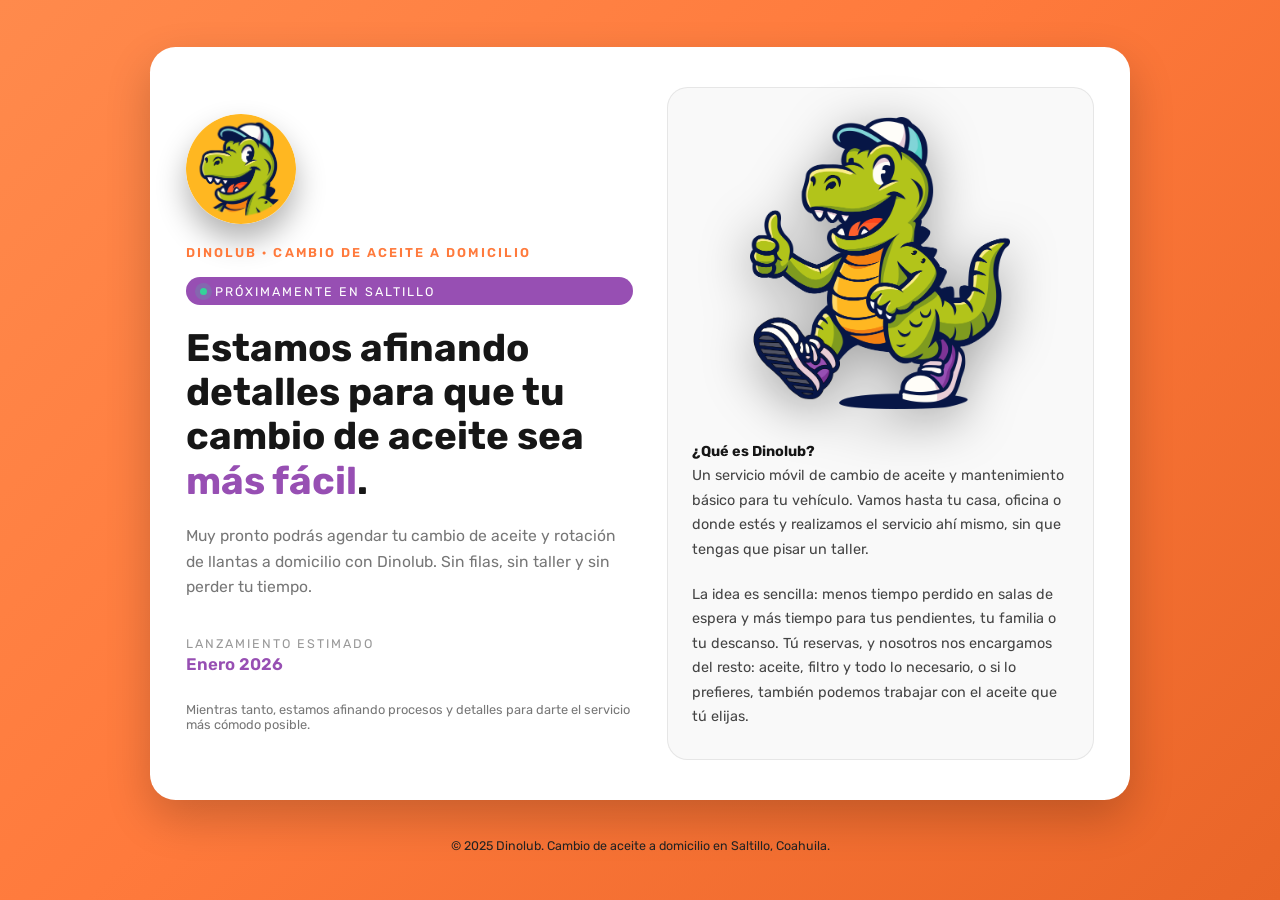
<file: index.html>
<!DOCTYPE html>
<html lang="es">
<head>
  <meta charset="UTF-8" />
  <title>Dinolub | Próximamente</title>
  <meta name="viewport" content="width=device-width, initial-scale=1" />
  <meta name="description" content="Dinolub, cambio de aceite a domicilio en Saltillo. Muy pronto podrás agendar tu servicio sin ir al taller.">

  <!-- Fuente -->
  <link rel="preconnect" href="https://fonts.googleapis.com">
  <link rel="preconnect" href="https://fonts.gstatic.com" crossorigin>
  <link href="https://fonts.googleapis.com/css2?family=Rubik:wght@300;400;500;600;700&display=swap" rel="stylesheet">

  <style>
    :root {
      --orange-main: #ff7a3c;
      --orange-soft: #ff8a4c;
      --orange-deep: #e96528;
      --text-dark: #161616;
      --text-muted: #777777;
      --badge-bg: #f3ecff;
      --badge-text: #a259ff;
      --card-bg: #ffffff;
      --card-sub-bg: #f9f9f9;
      --border-soft: rgba(0, 0, 0, 0.08);
    }

    * {
      box-sizing: border-box;
      margin: 0;
      padding: 0;
    }

    body {
      min-height: 100vh;
      font-family: "Rubik", system-ui, -apple-system, BlinkMacSystemFont, "Segoe UI", sans-serif;
      background: linear-gradient(135deg, var(--orange-soft) 0%, var(--orange-main) 45%, var(--orange-deep) 100%);
      display: flex;
      align-items: center;
      justify-content: center;
      padding: 1.5rem;
      color: var(--text-dark);
    }

    .wrapper {
      max-width: 980px;
      width: 100%;
    }

    .card {
      background: var(--card-bg);
      border-radius: 1.6rem;
      padding: 2.5rem 2.25rem;
      box-shadow: 0 18px 45px rgba(0, 0, 0, 0.2);
      display: grid;
      grid-template-columns: minmax(0, 1.15fr) minmax(0, 1.1fr);
      gap: 2.1rem;
      align-items: center;
    }

    .logo-box {
      display: flex;
      flex-direction: column;
      gap: 0.9rem;
    }

    .logo-box img {
      width: 110px;
      max-width: 100%;
      height: auto;
      border-radius: 50%;
      box-shadow: 0 16px 30px rgba(0, 0, 0, 0.3);
    }

    .brand-name {
      font-size: 0.8rem;
      font-weight: 600;
      text-transform: uppercase;
      letter-spacing: 0.16em;
      color: var(--orange-main);
      margin-top: 0.4rem;
      margin-bottom: 0.2rem;
    }

    .badge {
      display: inline-flex;
      align-items: center;
      gap: 0.5rem;
      font-size: 0.78rem;
      text-transform: uppercase;
      letter-spacing: 0.16em;
      padding: 0.4rem 0.85rem;
      border-radius: 999px;
      background: #974FB3;
      color: white;
    }

    .badge-dot {
      width: 7px;
      height: 7px;
      border-radius: 999px;
      background: #34d399;
      box-shadow: 0 0 0 5px rgba(52, 211, 153, 0.18);
    }

    h1 {
      font-size: clamp(2rem, 3vw, 2.4rem);
      line-height: 1.15;
      margin-top: 0.4rem;
    }

    h1 span {
      color: #974FB3;
    }

    .subtitle {
      font-size: 0.98rem;
      color: var(--text-muted);
      line-height: 1.6;
      max-width: 32rem;
      margin-top: 0.4rem;
    }

    .launch-block {
      margin: 1.4rem 0 0.6rem 0;
    }

    .launch-label {
      font-size: 0.78rem;
      text-transform: uppercase;
      letter-spacing: 0.16em;
      color: #999999;
      margin-bottom: 0.2rem;
    }

    .launch-date {
      font-size: 1.05rem;
      font-weight: 600;
      color: #974FB3;
    }

    .hint {
      font-size: 0.8rem;
      color: var(--text-muted);
      margin-top: 0.3rem;
    }

    .right {
      border-radius: 1.3rem;
      border: 1px solid var(--border-soft);
      background: var(--card-sub-bg);
      padding: 1.8rem 1.5rem;
      display: flex;
      flex-direction: column;
      gap: 1.3rem;
      align-items: center;
      text-align: left;
    }

    .dino-full {
      width: 100%;
      max-width: 260px;
      display: block;
      margin: 0 auto 0.6rem auto;
      filter: drop-shadow(0 12px 26px rgba(0, 0, 0, 0.35));
    }

    .right p {
      font-size: 0.9rem;
      color: #444444;
      line-height: 1.7;
      align-self: stretch;
    }

    .right strong {
      color: var(--text-dark);
    }

    .timeline {
      font-size: 0.8rem;
      color: var(--text-muted);
      align-self: stretch;
      display: flex;
      flex-direction: column;
      gap: 0.35rem;
    }

    .dot-row {
      display: flex;
      align-items: center;
      gap: 0.5rem;
    }

    .dot-small {
      width: 8px;
      height: 8px;
      border-radius: 50%;
      background: #5b21ff;
    }

    .footer-mini {
      margin-top: 2.4rem;
      text-align: center;
      font-size: 0.78rem;
      color: #222222;
    }

    @media (max-width: 820px) {
      body {
        padding: 1.25rem;
      }

      .card {
        grid-template-columns: minmax(0, 1fr);
        padding: 2rem 1.7rem 1.8rem;
      }

      .right {
        padding: 1.6rem 1.4rem;
      }

      .dino-full {
        max-width: 220px;
      }
    }

    @media (max-width: 480px) {
      h1 {
        font-size: 1.8rem;
      }

      .card {
        padding: 1.8rem 1.4rem 1.6rem;
      }
    }
  </style>
</head>
<body>
  <div class="wrapper">
    <main class="card">
      <!-- Columna izquierda -->
      <section class="logo-box">
        <!-- Cambia la ruta por la de tu logo circular -->
        <img src="images/headshot_logo.png" alt="Logo Dinolub">

        <p class="brand-name">Dinolub · Cambio de aceite a domicilio</p>

        <div class="badge">
          <span class="badge-dot"></span>
          Próximamente en Saltillo
        </div>

        <h1>
          Estamos afinando detalles para que tu cambio de aceite sea <span>más fácil</span>.
        </h1>

        <p class="subtitle">
          Muy pronto podrás agendar tu cambio de aceite y rotación de llantas a domicilio con Dinolub.
          Sin filas, sin taller y sin perder tu tiempo.
        </p>

        <div class="launch-block">
          <p class="launch-label">Lanzamiento estimado</p>
          <p class="launch-date">Enero 2026</p>
        </div>

        <p class="hint">
          Mientras tanto, estamos afinando procesos y detalles para darte el servicio más cómodo posible.
        </p>
      </section>

      <!-- Columna derecha -->
      <section class="right">
        <!-- Cambia la ruta por la ilustración completa -->
        <img src="images/fullbody_logo.png" alt="Mascota Dinolub" class="dino-full">

        <p>
          <strong>¿Qué es Dinolub?</strong><br>
          Un servicio móvil de cambio de aceite y mantenimiento básico para tu vehículo. Vamos hasta tu casa,
          oficina o donde estés y realizamos el servicio ahí mismo, sin que tengas que pisar un taller.
        </p>

        <p>
          La idea es sencilla: menos tiempo perdido en salas de espera y más tiempo para tus pendientes,
          tu familia o tu descanso. Tú reservas, y nosotros nos encargamos del resto: aceite, filtro y
          todo lo necesario, o si lo prefieres, también podemos trabajar con el aceite que tú elijas.
        </p>
      </section>
    </main>

    <p class="footer-mini">
      © 2025 Dinolub. Cambio de aceite a domicilio en Saltillo, Coahuila.
    </p>
  </div>
</body>
</html>
</file>
